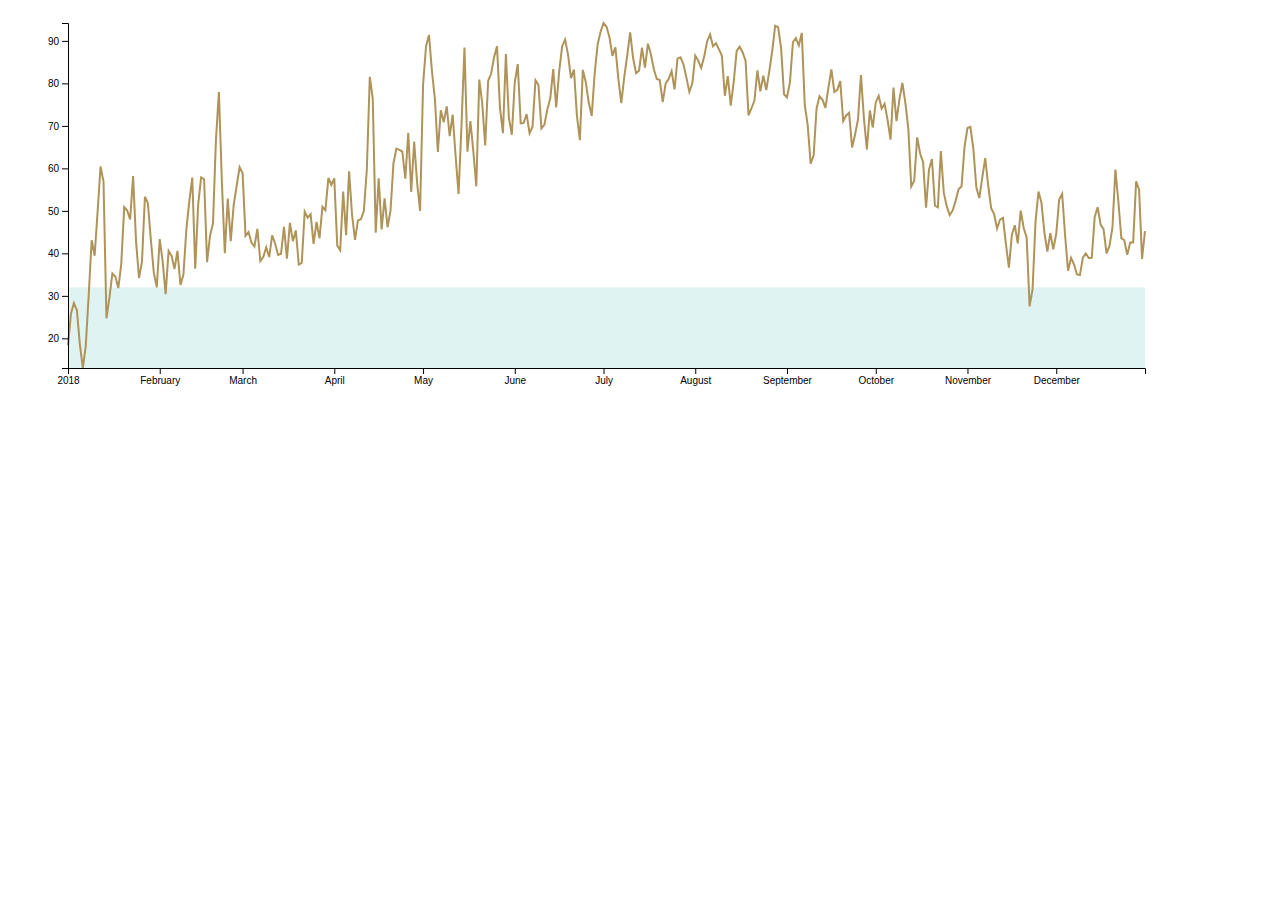
<file: project 4/01-making-your-first-chart/draft/index.html>
<!DOCTYPE html>
<html lang="en">
    <head>
        <title>My Timeline</title>
    </head>
    <body>
        <div id="wrapper"></div>

        <script src="./../../d3.v5.js"></script>
        <script src="./chart.js"></script>
    </body>
</html>
</file>
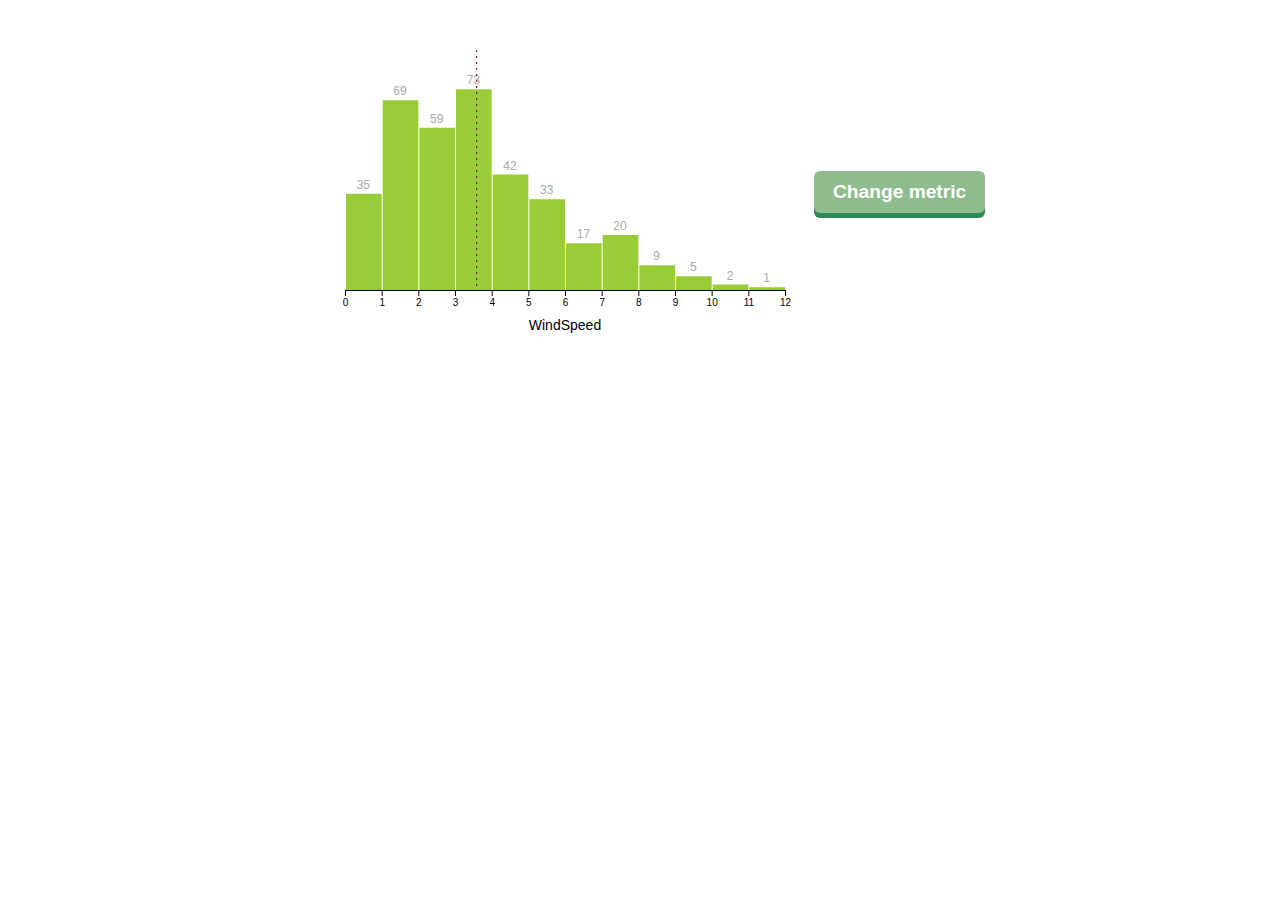
<file: project 4/04-animations-and-transitions/3-draw-bars-with-css-transition/index.html>
<!DOCTYPE html>
<html lang="en">
    <head>
        <link rel="stylesheet" href="./styles.css"></link>
        <title>My Updating Chart</title>
    </head>
    <body>
        <div id="wrapper"></div>

        <script src="./../../d3.v5.js"></script>
        <script src="./updating-bars.js"></script>
    </body>

</html>
</file>
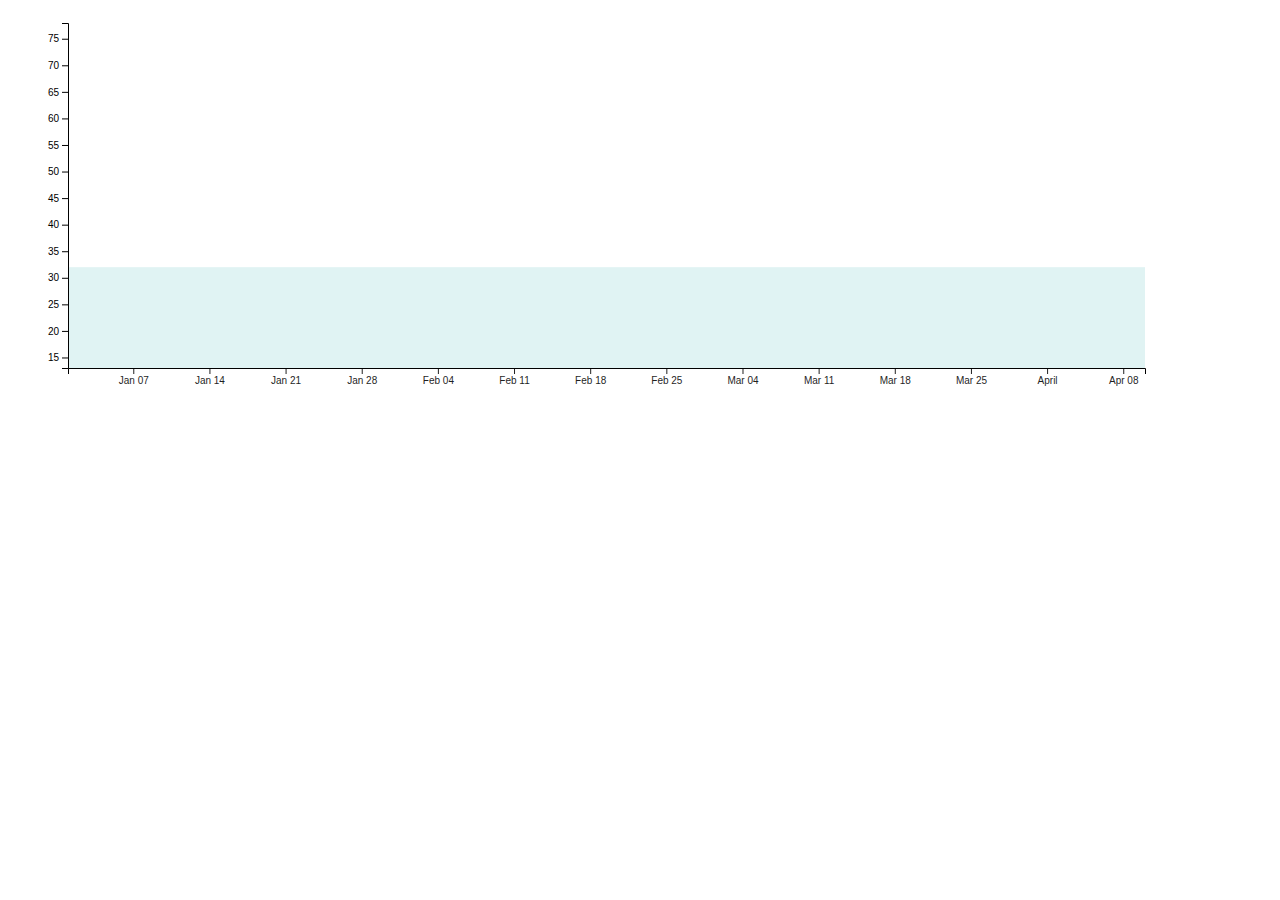
<file: project 4/04-animations-and-transitions/4-draw-line/index.html>
<!DOCTYPE html>
<html lang="en">
    <head>
        <link rel="stylesheet" href="./styles.css"></link>
        <title>My Updating Chart</title>
    </head>
    <body>
        <div id="wrapper"></div>

        <script src="./../../d3.v5.js"></script>
        <script src="./updating-line.js"></script>
    </body>

</html>
</file>
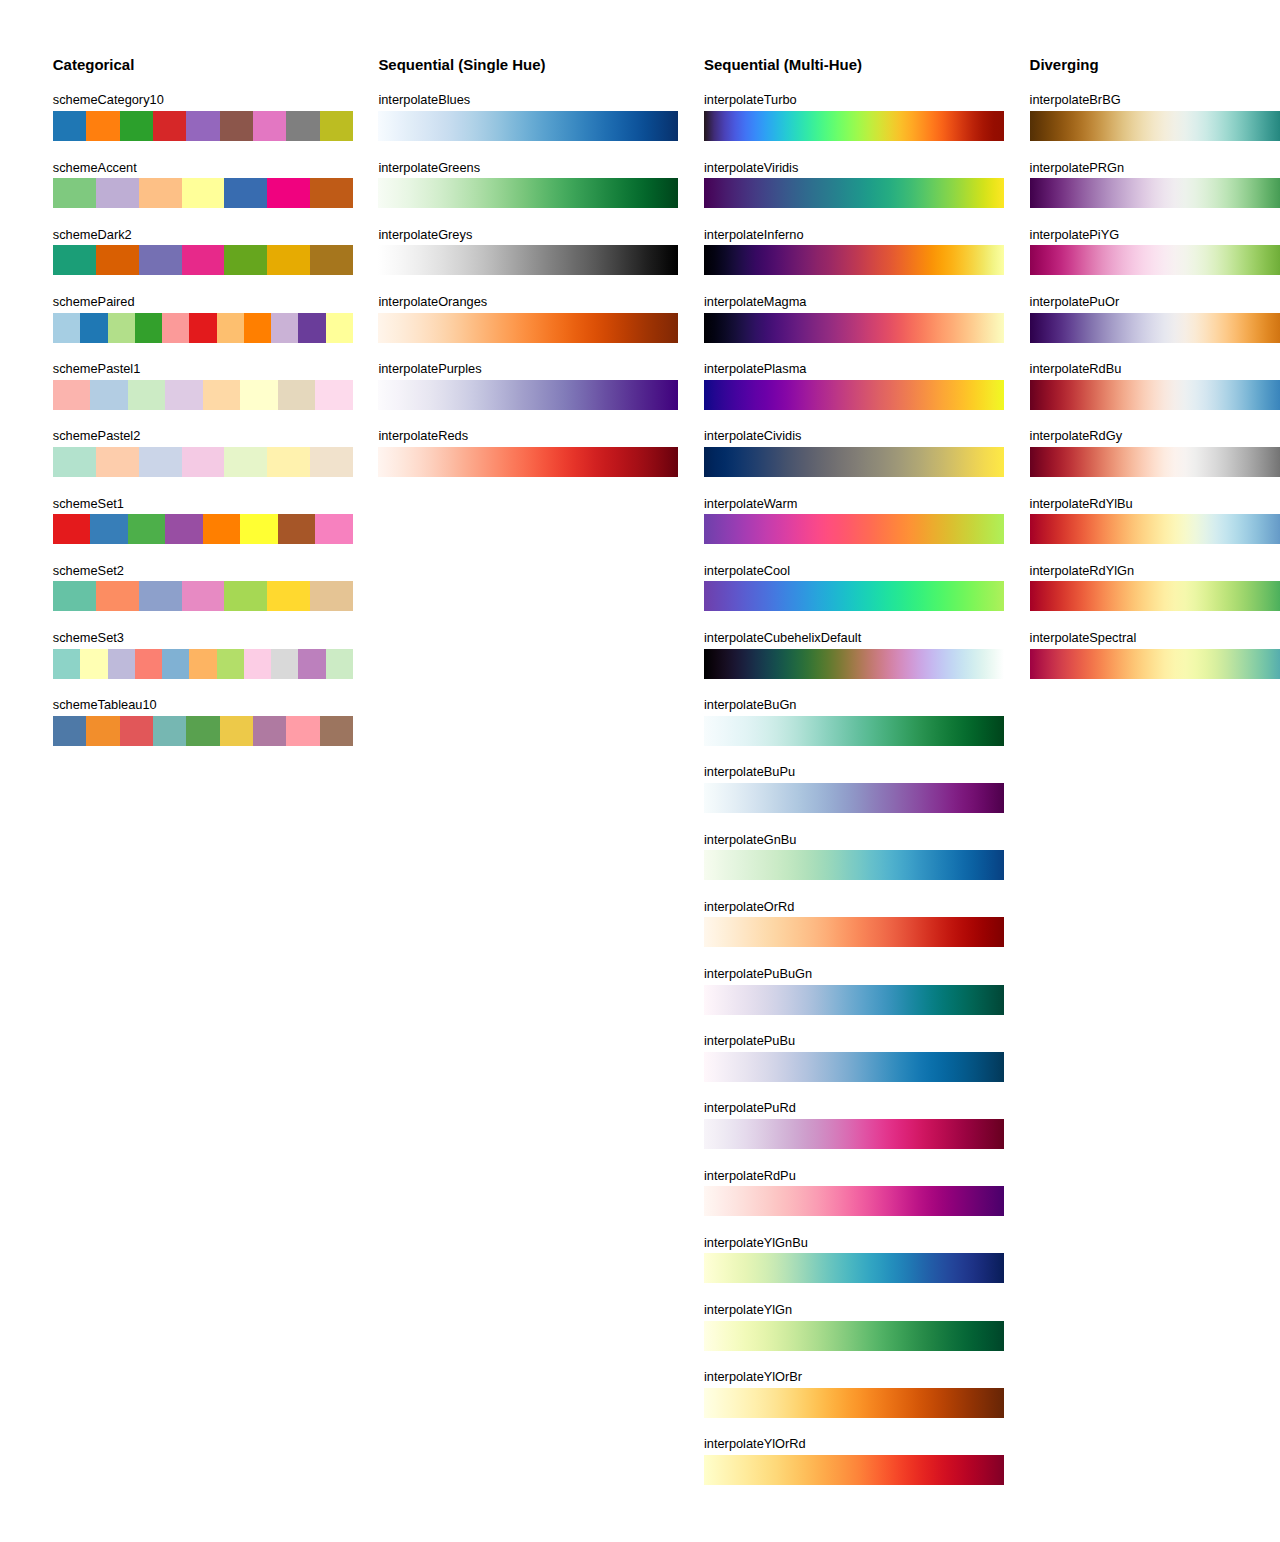
<file: project 4/07-data-visualization-basics/scales/index.html>
<!DOCTYPE html>
<html lang="en">
    <head>
        <link rel="stylesheet" href="./styles.css"></link>
        <title>My Color Scales</title>
    </head>
    <body>
        <div id="contents" class="contents"></div>

        <script src="./../../d3.v5.js"></script>
        <script src="./d3-built-in-color-scales.js"></script>
        <script src="./draw-color-range.js"></script>
        <script src="./draw-scales.js"></script>
    </body>

</html>
</file>
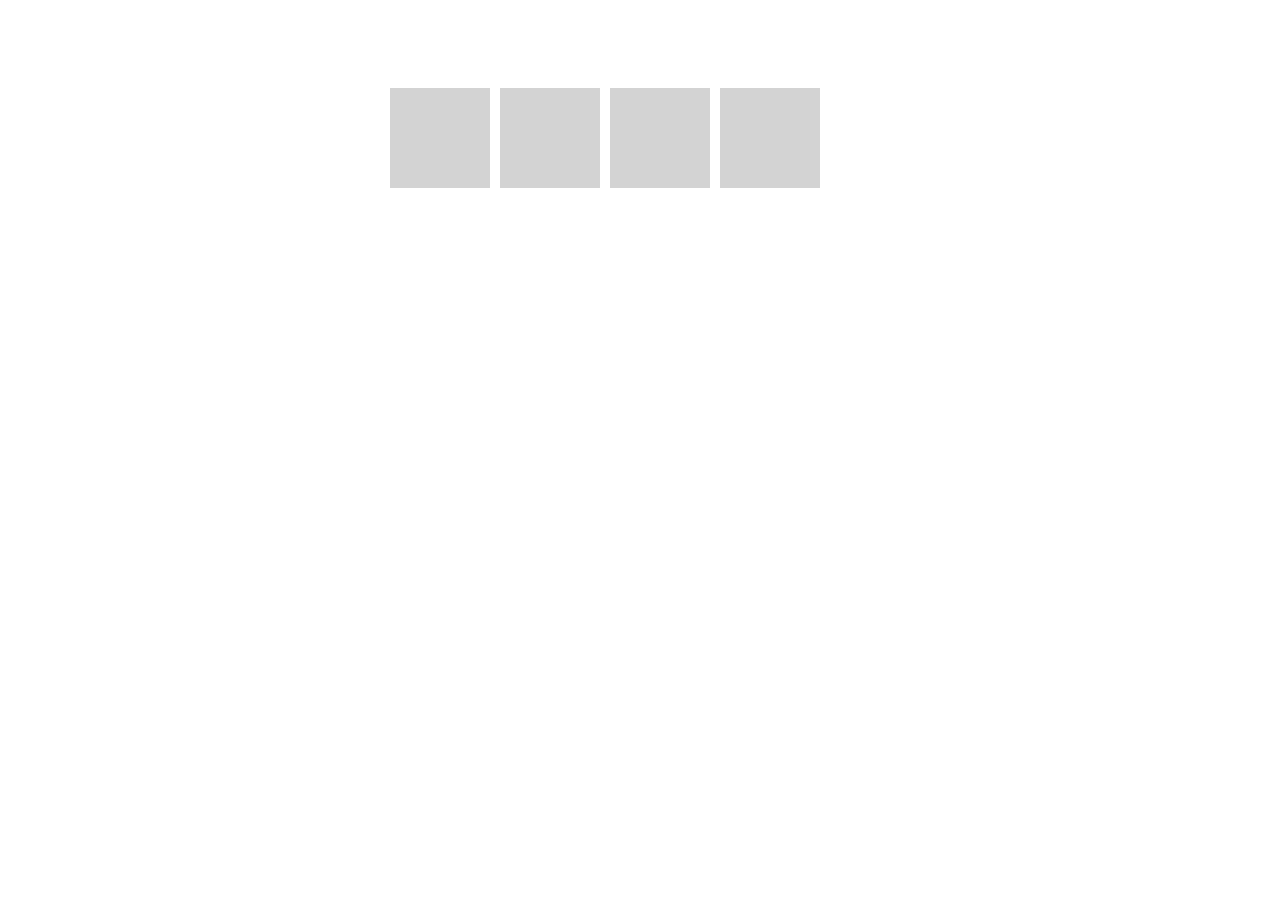
<file: project 4/05-interactions/1-events/draft/index.html>
<!DOCTYPE html>
<html lang="en">
    <head>
        <link rel="stylesheet" href="./styles.css"></link>
        <title>My Updating Chart</title>
    </head>
    <body>
        <svg height="200" width="500" id="svg"></svg>

        <script src="./../../../d3.v5.js"></script>
        <script src="./events.js"></script>
    </body>

</html>
</file>
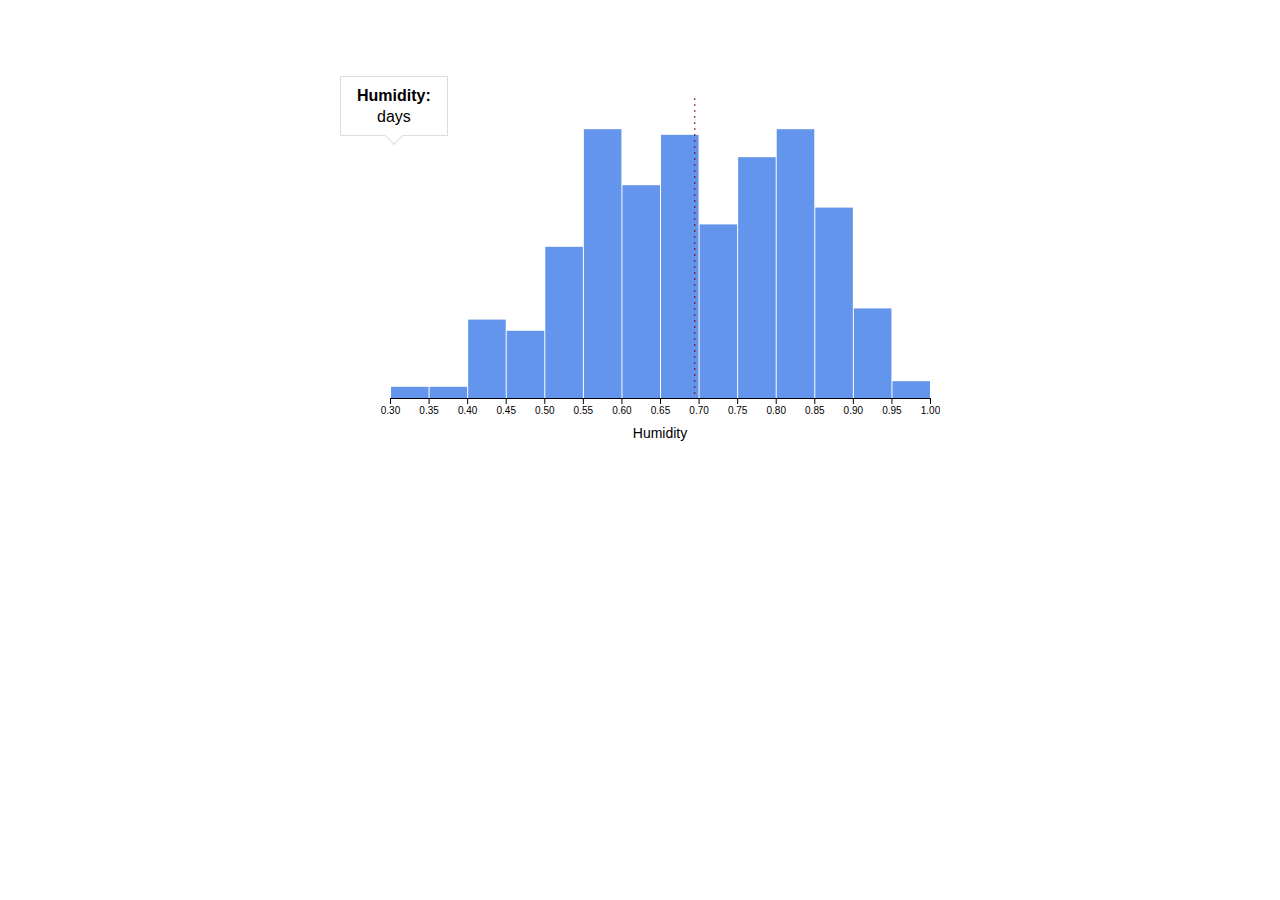
<file: project 4/05-interactions/2-bars/draft/index.html>
<!DOCTYPE html>
<html lang="en">
    <head>
        <link rel="stylesheet" href="./styles.css"></link>
        <title>My Updating Chart</title>
    </head>
    <body>
        <div id="wrapper" class="wrapper">

            <div id="tooltip" class="tooltip">
                <div class="tooltip-range">
                    Humidity: <span id="range"></span>
                </div>
                <div class="tooltip-value">
                    <span id="count"></span> days
                </div>
            </div>

        </div>

        <script src="./../../../d3.v5.js"></script>
        <script src="./bars.js"></script>
    </body>

</html>
</file>
<file: project 4/04-animations-and-transitions/3-draw-bars-with-css-transition/styles.css>
.bin rect {
    fill: cornflowerblue;
    transition: height 1s ease-out,
                    y  1s ease-out;
}

.bin text {
    text-anchor: middle;
    fill: darkgrey;
    font-size: 12px;
    font-family: sans-serif;
    transition: transform 1s ease-out;
}

.mean {
    stroke: maroon;
    stroke-dasharray: 2px 4px;
    transition: transform 1s ease-out;
}

.x-axis-label {
    fill: black;
    font-size: 1.4em;
    text-transform: capitalize;
}

body {
    display: flex;
    align-items: center;
    justify-content: center;
    padding: 2em;
}

button {
    font-size: 1.2em;
    margin-left: 1em;
    padding: 0.5em 1em;
    appearance: none;
    -webkit-appearance: none;
    background:darkseagreen;
    color: white;
    border: none;
    box-shadow: 0 5px 0 0 seagreen;
    border-radius: 6px;
    font-weight: 600;
    outline: none;
    cursor: pointer;
    transition: all 0.1s ease-out;
}

button:hover,
button:focus {
    background: #73b173;
    box-shadow: 0 4px 0 0 seagreen;
    transform: translateY(1px);
}

button:hover:active,
button:focus:active,
button:active {
    box-shadow: 0 1px 0 0 seagreen;
    transform: translateY(4px);
}
</file>
<file: project 4/04-animations-and-transitions/4-draw-line/styles.css>
.freezing {
    fill: #e0f3f3;
}

.line {
    fill: none;
    stroke: #af9358;
    stroke-width: 2;
}
.x-axis-label {
    fill: black;
    font-size: 1.4em;
    text-transform: capitalize;
}
</file>
<file: project 4/07-data-visualization-basics/scales/styles.css>
body {
    display: flex;
    padding: 2em;
    font-family: sans-serif;
}

.contents {
    display: flex;
    align-items: flex-start;
}

.scale-type {
    margin: 0 1em;
    font-size: 0.8em;
    line-height: 1.6em;
}

svg {
    margin-bottom: 0.8em;
}
</file>
<file: project 4/05-interactions/1-events/draft/styles.css>
body {
    display: flex;
    justify-content: center;
    padding: 5em 2em;
    font-family: sans-serif;
}
</file>
<file: project 4/05-interactions/2-bars/draft/styles.css>
.bin rect:hover {
    fill:purple;
}

.wrapper {
    position: relative;
}

.bin rect {
    fill: cornflowerblue;
}

.bin text {
    text-anchor: middle;
    fill: darkgrey;
    font-size: 12px;
    font-family: sans-serif;
}

.mean {
    stroke: maroon;
    stroke-dasharray: 2px 4px;
}

.x-axis-label {
    fill: black;
    font-size: 1.4em;
    text-transform: capitalize;
}

body {
    display: flex;
    justify-content: center;
    padding: 5em 2em;
    font-family: sans-serif;
}

.tooltip {
    /*opacity: 0;*/
    position: absolute;
    top: -12px;
    left: 0;
    padding: 0.6em 1em;
    background: #fff;
    text-align: center;
    border: 1px solid #ddd;
    z-index: 10;
    transition: all 0.2s ease-out;
    pointer-events: none;
}

.tooltip:before {
    content: '';
    position: absolute;
    bottom: 0;
    left: 50%;
    width: 12px;
    height: 12px;
    background: white;
    border: 1px solid #ddd;
    border-top-color: transparent;
    border-left-color: transparent;
    transform: translate(-50%, 50%) rotate(45deg);
    transform-origin: center center;
    z-index: 10;
}

.tooltip-range {
    margin-bottom: 0.2em;
    font-weight: 600;
}
</file>
